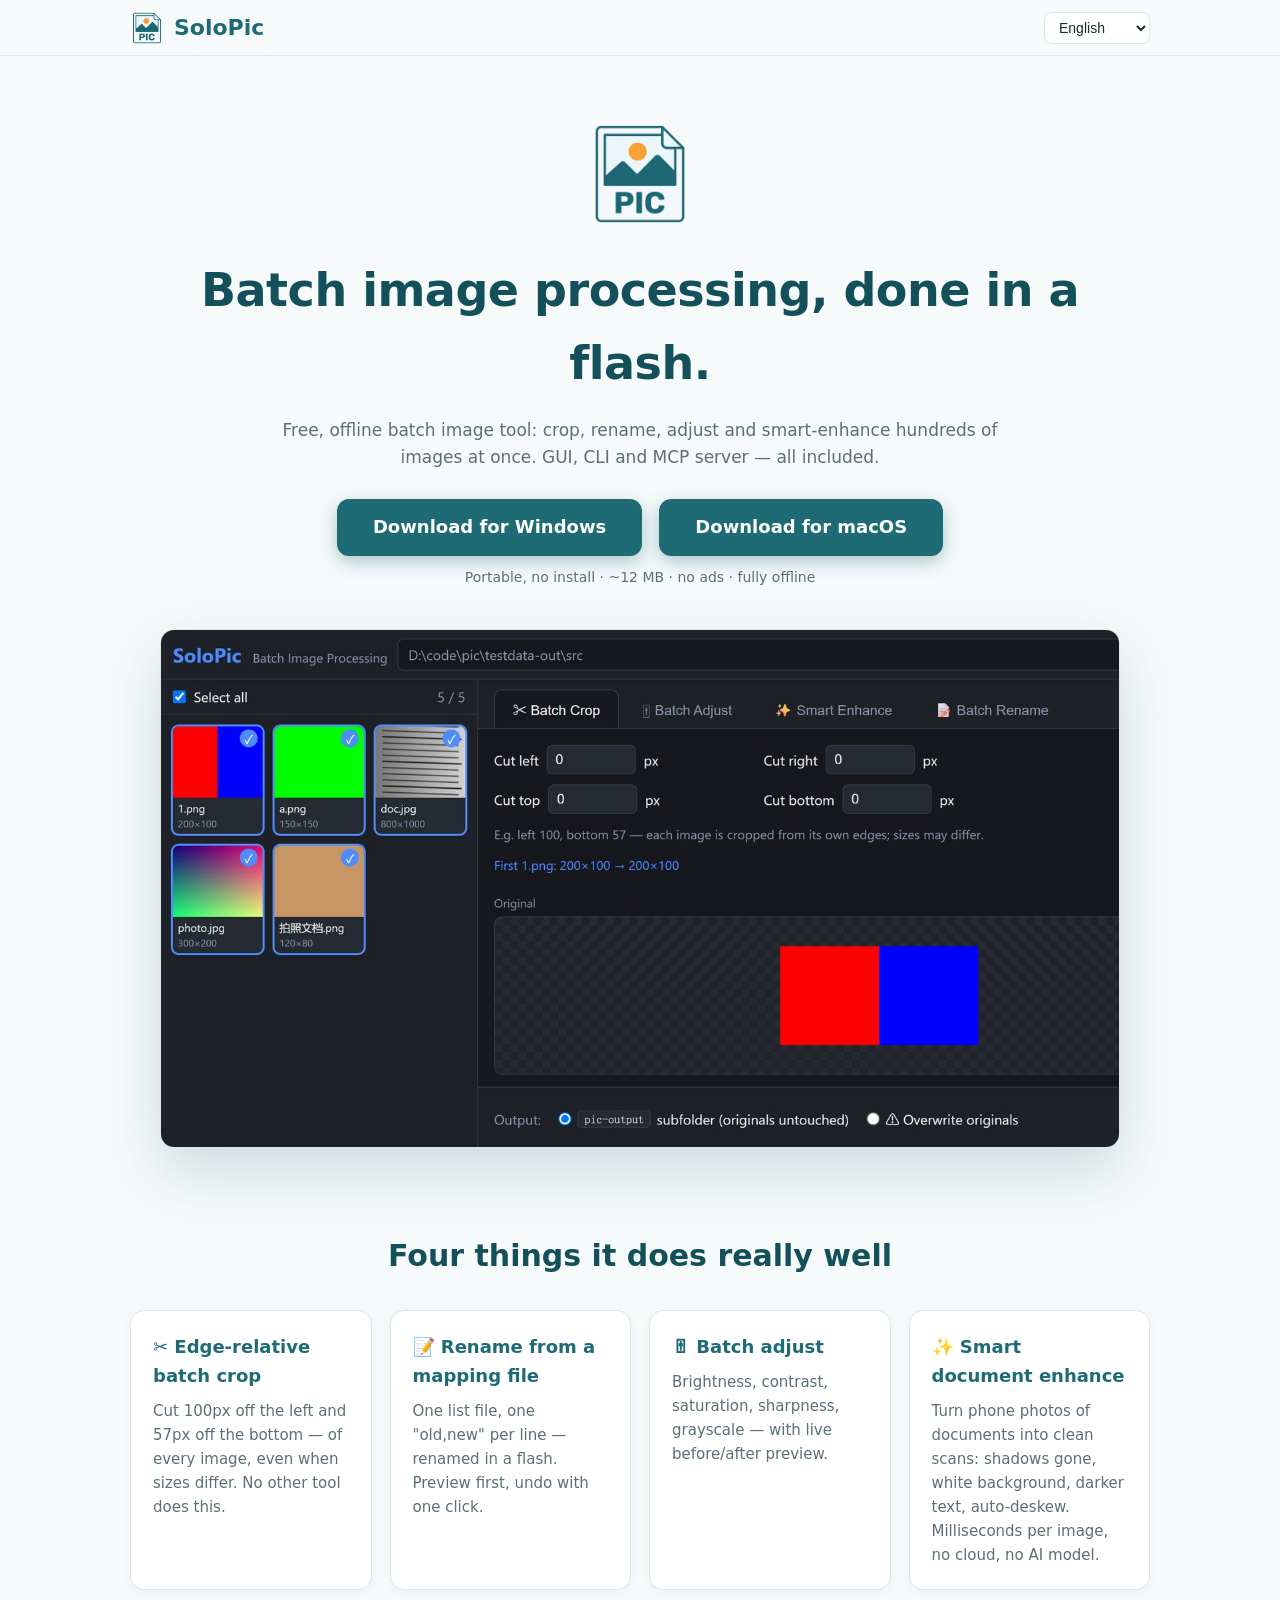
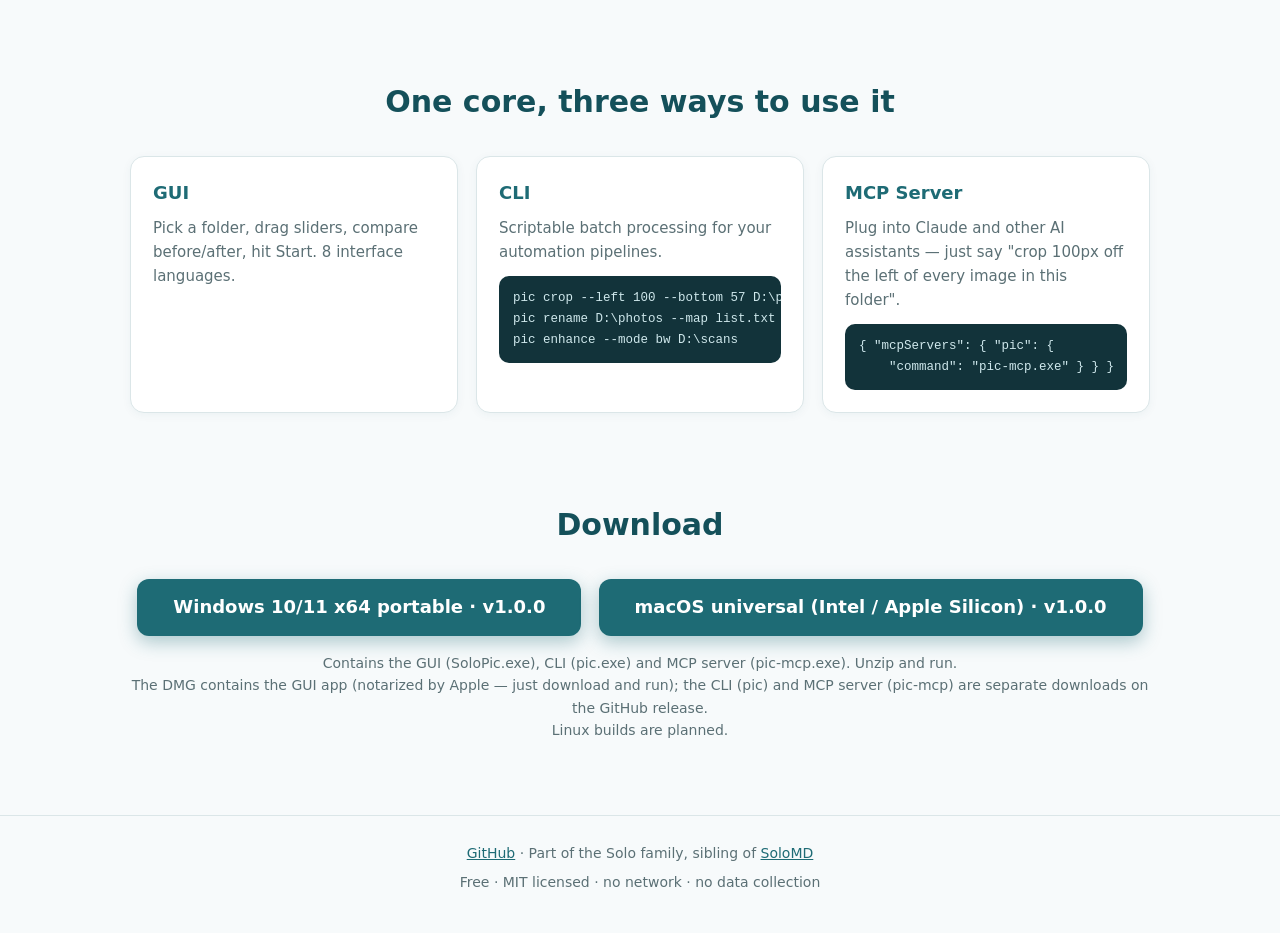
<file: site/index.html>
<!DOCTYPE html>
<html lang="en">
<head>
  <meta charset="UTF-8" />
  <meta name="viewport" content="width=device-width, initial-scale=1.0" />
  <title>SoloPic — Batch image processing, done in a flash</title>
  <meta name="description" content="Free, offline batch image tool: edge crop, mapping rename, adjust and smart document enhance. GUI + CLI + MCP server. Windows portable & macOS universal download." />
  <link rel="icon" href="favicon.ico" />
  <meta property="og:title" content="SoloPic — Batch image processing, done in a flash" />
  <meta property="og:description" content="Free, offline batch image tool: edge crop, mapping rename, adjust and smart document enhance. GUI + CLI + MCP server." />
  <meta property="og:image" content="https://solopic.doaipm.com/assets/og.jpg" />
  <meta property="og:url" content="https://solopic.doaipm.com/" />
  <meta property="og:type" content="website" />
  <link rel="stylesheet" href="style.css" />
</head>
<body>
  <header class="nav">
    <div class="nav-inner">
      <div class="brand"><img src="assets/logo.png" alt="SoloPic logo" />SoloPic</div>
      <select id="lang-sel" aria-label="Language">
        <option value="en">English</option>
        <option value="zh">中文</option>
        <option value="ja">日本語</option>
        <option value="ko">한국어</option>
        <option value="fr">Français</option>
        <option value="de">Deutsch</option>
        <option value="es">Español</option>
        <option value="pt">Português</option>
      </select>
    </div>
  </header>

  <main>
    <section class="hero">
      <img class="hero-logo" src="assets/logo.png" alt="" />
      <h1 data-i18n="tagline"></h1>
      <p class="sub" data-i18n="sub"></p>
      <div class="cta">
        <a class="btn-download" href="download/SoloPic-1.0.0-windows-x64-portable.zip" data-i18n="download"></a>
        <a class="btn-download" href="https://github.com/zhitongblog/solopic/releases/download/v1.0.0/SoloPic-1.0.0-macos-universal.dmg" data-i18n="downloadMac"></a>
        <div class="dl-note" data-i18n="downloadNote"></div>
      </div>
      <div class="shot-wrap"><img src="assets/screenshot-en.jpg" alt="SoloPic screenshot" /></div>
    </section>

    <section class="features">
      <h2 data-i18n="featuresTitle"></h2>
      <div class="grid">
        <div class="card"><h3 data-i18n="f1t"></h3><p data-i18n="f1d"></p></div>
        <div class="card"><h3 data-i18n="f2t"></h3><p data-i18n="f2d"></p></div>
        <div class="card"><h3 data-i18n="f3t"></h3><p data-i18n="f3d"></p></div>
        <div class="card"><h3 data-i18n="f4t"></h3><p data-i18n="f4d"></p></div>
      </div>
    </section>

    <section class="shells">
      <h2 data-i18n="shellsTitle"></h2>
      <div class="grid3">
        <div class="card">
          <h3 data-i18n="shellGuiT"></h3>
          <p data-i18n="shellGuiD"></p>
        </div>
        <div class="card">
          <h3 data-i18n="shellCliT"></h3>
          <p data-i18n="shellCliD"></p>
          <pre>pic crop --left 100 --bottom 57 D:\photos
pic rename D:\photos --map list.txt -x
pic enhance --mode bw D:\scans</pre>
        </div>
        <div class="card">
          <h3 data-i18n="shellMcpT"></h3>
          <p data-i18n="shellMcpD"></p>
          <pre>{ "mcpServers": { "pic": {
    "command": "pic-mcp.exe" } } }</pre>
        </div>
      </div>
    </section>

    <section class="download" id="download">
      <h2 data-i18n="dlTitle"></h2>
      <a class="btn-download" href="download/SoloPic-1.0.0-windows-x64-portable.zip"><span data-i18n="dlWin"></span> · v1.0.0</a>
      <a class="btn-download" href="https://github.com/zhitongblog/solopic/releases/download/v1.0.0/SoloPic-1.0.0-macos-universal.dmg"><span data-i18n="dlMac"></span> · v1.0.0</a>
      <p class="dim" data-i18n="dlContains"></p>
      <p class="dim" data-i18n="dlMacNote"></p>
      <p class="dim" data-i18n="dlOther"></p>
    </section>
  </main>

  <footer>
    <div><a href="https://github.com/zhitongblog/solopic" target="_blank" rel="noopener">GitHub</a> · <span data-i18n="footFamily"></span> <a href="https://doaipm.com" target="_blank" rel="noopener">SoloMD</a></div>
    <div class="dim" data-i18n="footFree"></div>
  </footer>

  <script src="i18n.js"></script>
  <script src="site.js"></script>
</body>
</html>
</file>
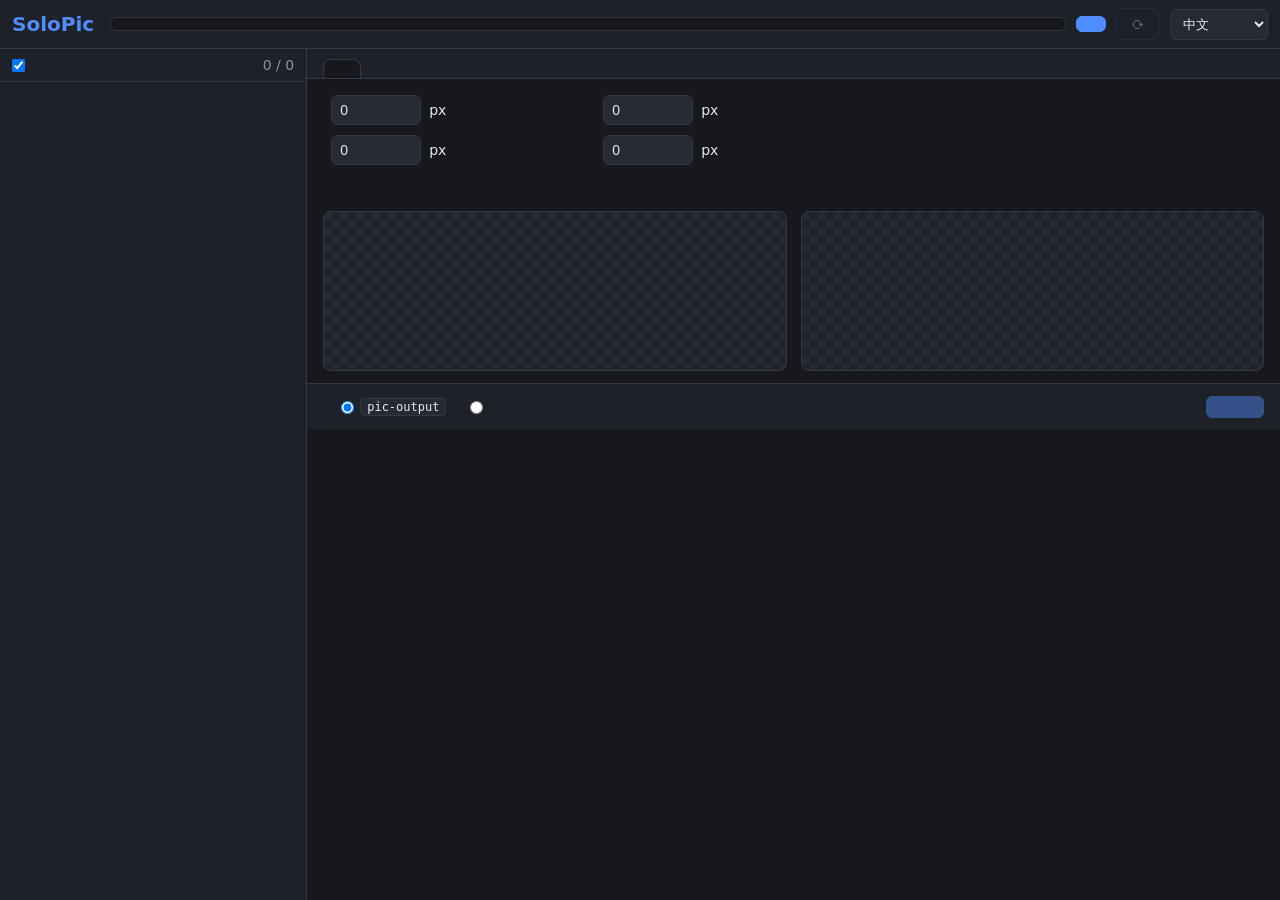
<file: crates/pic-app/ui/index.html>
<!DOCTYPE html>
<html lang="zh-CN">
<head>
  <meta charset="UTF-8" />
  <meta name="viewport" content="width=device-width, initial-scale=1.0" />
  <title>SoloPic</title>
  <link rel="stylesheet" href="style.css" />
</head>
<body>
  <header id="topbar">
    <div class="brand">SoloPic <span data-i18n="subtitle"></span></div>
    <div id="folder-path" class="folder-path" title="" data-i18n="folderNone"></div>
    <button id="btn-pick" class="primary" data-i18n="pick"></button>
    <button id="btn-reload" class="ghost" disabled data-i18n-title="reloadTitle">⟳</button>
    <select id="lang-sel" title="Language / 语言">
      <option value="zh">中文</option>
      <option value="en">English</option>
      <option value="ja">日本語</option>
      <option value="ko">한국어</option>
      <option value="fr">Français</option>
      <option value="de">Deutsch</option>
      <option value="es">Español</option>
      <option value="pt">Português</option>
    </select>
  </header>

  <main id="layout">
    <aside id="filepane">
      <div class="filebar">
        <label class="checkline"><input type="checkbox" id="chk-all" checked /><span data-i18n="selectAll"></span></label>
        <span id="sel-count" class="dim">0 / 0</span>
      </div>
      <div id="filegrid" class="filegrid">
        <div class="empty"><span data-i18n="emptyFolder1"></span><br /><span class="dim" data-i18n="emptyFolder2"></span></div>
      </div>
    </aside>

    <section id="workpane">
      <nav id="tabs">
        <button data-tab="crop" class="tab active" data-i18n="tabCrop"></button>
        <button data-tab="adjust" class="tab" data-i18n="tabAdjust"></button>
        <button data-tab="enhance" class="tab" data-i18n="tabEnhance"></button>
        <button data-tab="rename" class="tab" data-i18n="tabRename"></button>
      </nav>

      <div id="panel-crop" class="panel active">
        <div class="controls">
          <div class="ctl-grid4">
            <label><span data-i18n="cropLeft"></span> <input type="number" id="crop-left" min="0" value="0" /> px</label>
            <label><span data-i18n="cropRight"></span> <input type="number" id="crop-right" min="0" value="0" /> px</label>
            <label><span data-i18n="cropTop"></span> <input type="number" id="crop-top" min="0" value="0" /> px</label>
            <label><span data-i18n="cropBottom"></span> <input type="number" id="crop-bottom" min="0" value="0" /> px</label>
          </div>
          <div class="hint" data-i18n="cropHint"></div>
          <div id="crop-size-hint" class="hint strong"></div>
        </div>
      </div>

      <div id="panel-adjust" class="panel">
        <div class="controls">
          <label class="slider-line"><span class="slider-name" data-i18n="brightness"></span> <input type="range" id="adj-brightness" min="0" max="200" value="100" /><span id="adj-brightness-v">100%</span></label>
          <label class="slider-line"><span class="slider-name" data-i18n="contrast"></span> <input type="range" id="adj-contrast" min="0" max="200" value="100" /><span id="adj-contrast-v">100%</span></label>
          <label class="slider-line"><span class="slider-name" data-i18n="saturation"></span> <input type="range" id="adj-saturation" min="0" max="200" value="100" /><span id="adj-saturation-v">100%</span></label>
          <label class="slider-line"><span class="slider-name" data-i18n="sharpness"></span> <input type="range" id="adj-sharpness" min="0" max="300" value="100" /><span id="adj-sharpness-v">100%</span></label>
          <label class="checkline"><input type="checkbox" id="adj-grayscale" /><span data-i18n="grayscale"></span></label>
          <button id="adj-reset" class="ghost small" data-i18n="reset"></button>
        </div>
      </div>

      <div id="panel-enhance" class="panel">
        <div class="controls">
          <div class="radio-line">
            <label><input type="radio" name="enh-mode" value="color" checked /><span data-i18n="modeColor"></span><span class="dim" data-i18n="modeColorNote"></span></label>
            <label><input type="radio" name="enh-mode" value="gray" /><span data-i18n="modeGray"></span></label>
            <label><input type="radio" name="enh-mode" value="bw" /><span data-i18n="modeBw"></span><span class="dim" data-i18n="modeBwNote"></span></label>
          </div>
          <div class="checkline">
            <label class="checkline"><input type="checkbox" id="enh-deskew" checked /><span data-i18n="deskew"></span></label>
            <input type="number" id="enh-deskew-max" min="1" max="45" value="20" class="deg-input" /> °
          </div>
          <label class="checkline"><input type="checkbox" id="enh-denoise" checked /><span data-i18n="denoise"></span></label>
          <label class="checkline"><input type="checkbox" id="enh-onlydoc" /><span data-i18n="onlyDoc"></span></label>
          <div class="hint" data-i18n="enhHint"></div>
        </div>
      </div>

      <div id="panel-rename" class="panel">
        <div class="controls">
          <div class="hint" data-i18n-html="renHint"></div>
          <textarea id="ren-text" rows="9" data-i18n-ph="renPlaceholder"></textarea>
          <div class="btnline">
            <button id="ren-import" class="ghost" data-i18n="renImport"></button>
            <button id="ren-preview" class="primary" data-i18n="renPreview"></button>
            <button id="ren-exec" class="danger" data-i18n="renExec"></button>
            <button id="ren-undo" class="ghost" style="display:none" data-i18n="renUndo"></button>
          </div>
        </div>
      </div>

      <div id="preview-zone" class="preview-zone">
        <div class="preview-box"><div class="preview-title" data-i18n="pvBefore"></div><div class="preview-img-wrap"><img id="pv-before" alt="" /><div id="crop-overlay"></div></div></div>
        <div class="preview-box"><div class="preview-title" data-i18n="pvAfter"></div><div class="preview-img-wrap"><img id="pv-after" alt="" /></div></div>
      </div>

      <div id="output-zone" class="output-zone">
        <span class="out-label" data-i18n="outLabel"></span>
        <label><input type="radio" name="outmode" value="subdir" checked /><code>pic-output</code> <span data-i18n="outSubdir"></span></label>
        <label><input type="radio" name="outmode" value="overwrite" /><span data-i18n="outOverwrite"></span></label>
        <button id="btn-run" class="primary big" disabled data-i18n="run"></button>
      </div>

      <div id="report" class="report"></div>
    </section>
  </main>

  <div id="busy" class="busy" style="display:none"><div class="spinner"></div><div id="busy-text"></div></div>

  <script src="i18n.js"></script>
  <script src="app.js"></script>
</body>
</html>
</file>
<file: site/style.css>
* { box-sizing: border-box; margin: 0; padding: 0; }
:root {
  --teal: #1e6b75;
  --teal-dark: #14505a;
  --orange: #f5a623;
  --paper: #f7fafb;
  --card: #ffffff;
  --text: #1c2b2e;
  --dim: #5b7075;
  --border: #dbe6e8;
}
html { scroll-behavior: smooth; }
body {
  background: var(--paper); color: var(--text);
  font-family: "Segoe UI", "Microsoft YaHei", "Hiragino Sans", system-ui, sans-serif;
  line-height: 1.6;
}
a { color: var(--teal); }

.nav { position: sticky; top: 0; background: rgba(247, 250, 251, 0.92); backdrop-filter: blur(8px); border-bottom: 1px solid var(--border); z-index: 10; }
.nav-inner { max-width: 1060px; margin: 0 auto; display: flex; align-items: center; justify-content: space-between; padding: 10px 20px; }
.brand { display: flex; align-items: center; gap: 10px; font-size: 22px; font-weight: 800; color: var(--teal); }
.brand img { width: 34px; height: 34px; }
#lang-sel { padding: 6px 10px; border: 1px solid var(--border); border-radius: 8px; background: var(--card); color: var(--text); font-size: 14px; cursor: pointer; }

main { max-width: 1060px; margin: 0 auto; padding: 0 20px; }

.hero { text-align: center; padding: 64px 0 40px; }
.hero-logo { width: 108px; height: 108px; margin-bottom: 18px; }
.hero h1 { font-size: clamp(28px, 5vw, 46px); font-weight: 800; color: var(--teal-dark); letter-spacing: -0.5px; }
.hero .sub { max-width: 720px; margin: 16px auto 28px; color: var(--dim); font-size: 17px; }
.cta { margin-bottom: 40px; }
.btn-download {
  display: inline-block; background: var(--teal); color: #fff; text-decoration: none;
  font-size: 18px; font-weight: 700; padding: 14px 36px; border-radius: 12px;
  box-shadow: 0 6px 18px rgba(30, 107, 117, 0.35); transition: transform 0.12s, background 0.12s;
}
.btn-download:hover { background: var(--teal-dark); transform: translateY(-2px); }
.cta .btn-download + .btn-download, .download .btn-download + .btn-download { margin-left: 12px; }
@media (max-width: 560px) { .cta .btn-download + .btn-download, .download .btn-download + .btn-download { margin-left: 0; margin-top: 10px; } }
.dl-note { margin-top: 10px; color: var(--dim); font-size: 14px; }
.shot-wrap { max-width: 960px; margin: 0 auto; border-radius: 14px; overflow: hidden; border: 1px solid var(--border); box-shadow: 0 24px 60px rgba(20, 80, 90, 0.18); }
.shot-wrap img { width: 100%; display: block; }

section { padding: 44px 0; }
h2 { font-size: 30px; color: var(--teal-dark); text-align: center; margin-bottom: 30px; font-weight: 800; }

.grid { display: grid; grid-template-columns: repeat(auto-fit, minmax(240px, 1fr)); gap: 18px; }
.grid3 { display: grid; grid-template-columns: repeat(auto-fit, minmax(260px, 1fr)); gap: 18px; }
.card {
  background: var(--card); border: 1px solid var(--border); border-radius: 14px; padding: 22px;
  box-shadow: 0 2px 10px rgba(20, 80, 90, 0.05);
}
.card h3 { color: var(--teal); font-size: 18px; margin-bottom: 8px; }
.card p { color: var(--dim); font-size: 15px; }
.card pre {
  margin-top: 12px; background: #12333a; color: #cfe8ec; border-radius: 10px; padding: 12px 14px;
  font-size: 12.5px; line-height: 1.7; overflow-x: auto; font-family: Consolas, "SF Mono", monospace;
}

.download { text-align: center; }
.download .btn-download { margin-bottom: 16px; }
.dim { color: var(--dim); font-size: 14px; }

footer { border-top: 1px solid var(--border); margin-top: 30px; padding: 26px 20px 40px; text-align: center; color: var(--dim); font-size: 14px; display: flex; flex-direction: column; gap: 6px; }
</file>
<file: crates/pic-app/ui/style.css>
* { box-sizing: border-box; margin: 0; padding: 0; }
:root {
  --bg: #16181d;
  --panel: #1e2128;
  --panel2: #262a33;
  --border: #333845;
  --text: #e8eaf0;
  --dim: #8b93a5;
  --accent: #4f8cff;
  --accent-h: #6ba0ff;
  --danger: #e5534b;
  --ok: #4caf6d;
}
html, body { height: 100%; }
body {
  background: var(--bg); color: var(--text);
  font-family: "Segoe UI", "Microsoft YaHei", system-ui, sans-serif;
  font-size: 14px; display: flex; flex-direction: column; overflow: hidden;
  user-select: none;
}

#topbar {
  display: flex; align-items: center; gap: 10px;
  padding: 8px 12px; background: var(--panel); border-bottom: 1px solid var(--border);
}
#topbar button { white-space: nowrap; flex-shrink: 0; }
.folder-path { min-width: 60px; }
#lang-sel {
  background: var(--panel2); color: var(--text); border: 1px solid var(--border);
  border-radius: 6px; padding: 6px 8px; font-size: 13px; flex-shrink: 0; cursor: pointer;
}
.slider-name { width: 90px; flex-shrink: 0; }
.deg-input { width: 58px; padding: 4px 6px; background: var(--panel2); color: var(--text); border: 1px solid var(--border); border-radius: 6px; }
.brand { font-size: 20px; font-weight: 700; color: var(--accent); }
.brand span { font-size: 13px; font-weight: 400; color: var(--dim); margin-left: 6px; }
.folder-path {
  flex: 1; padding: 6px 10px; background: var(--bg); border: 1px solid var(--border);
  border-radius: 6px; color: var(--dim); white-space: nowrap; overflow: hidden;
  text-overflow: ellipsis; direction: rtl; text-align: left;
}

button {
  border: 1px solid var(--border); background: var(--panel2); color: var(--text);
  padding: 7px 14px; border-radius: 6px; cursor: pointer; font-size: 14px;
}
button:hover:not(:disabled) { border-color: var(--accent); }
button:disabled { opacity: 0.45; cursor: default; }
button.primary { background: var(--accent); border-color: var(--accent); color: #fff; }
button.primary:hover:not(:disabled) { background: var(--accent-h); }
button.danger { background: #3a2321; border-color: var(--danger); color: #ff9a94; }
button.danger:hover:not(:disabled) { background: var(--danger); color: #fff; }
button.ghost { background: transparent; }
button.small { padding: 4px 10px; font-size: 12px; }
button.big { padding: 10px 28px; font-size: 15px; font-weight: 600; margin-left: auto; }

#layout { flex: 1; display: flex; min-height: 0; }

#filepane { width: clamp(170px, 24%, 320px); display: flex; flex-direction: column; background: var(--panel); border-right: 1px solid var(--border); }
.filebar { display: flex; align-items: center; justify-content: space-between; padding: 8px 12px; border-bottom: 1px solid var(--border); }
.filegrid { flex: 1; overflow-y: auto; padding: 10px; display: grid; grid-template-columns: repeat(auto-fill, minmax(88px, 1fr)); gap: 8px; align-content: start; }
.filegrid .empty { grid-column: 1/-1; text-align: center; color: var(--dim); padding: 48px 12px; line-height: 2; }
.fcard { border: 2px solid var(--border); border-radius: 8px; overflow: hidden; cursor: pointer; background: var(--panel2); position: relative; }
.fcard img { width: 100%; height: 72px; object-fit: cover; display: block; background: #111; }
.fcard .fname { font-size: 11px; padding: 3px 5px 1px; white-space: nowrap; overflow: hidden; text-overflow: ellipsis; }
.fcard .fdim { font-size: 10px; color: var(--dim); padding: 0 5px 4px; }
.fcard.sel { border-color: var(--accent); }
.fcard.sel::after { content: "✓"; position: absolute; top: 3px; right: 5px; background: var(--accent); color: #fff; border-radius: 50%; width: 18px; height: 18px; font-size: 12px; display: flex; align-items: center; justify-content: center; }

#workpane { flex: 1; display: flex; flex-direction: column; min-width: 0; overflow-y: auto; }
#tabs { display: flex; gap: 4px; padding: 10px 16px 0; border-bottom: 1px solid var(--border); background: var(--panel); }
.tab { border: 1px solid transparent; border-bottom: none; background: transparent; color: var(--dim); border-radius: 8px 8px 0 0; padding: 9px 18px; }
.tab.active { background: var(--bg); color: var(--text); border-color: var(--border); }

.panel { display: none; padding: 16px; }
.panel.active { display: block; }
.controls { display: flex; flex-direction: column; gap: 10px; max-width: 720px; }
.ctl-grid4 { display: grid; grid-template-columns: repeat(auto-fit, minmax(200px, 1fr)); gap: 10px 24px; max-width: 520px; }
.ctl-grid4 label { display: flex; align-items: center; gap: 8px; }
input[type="number"] { width: 90px; padding: 6px 8px; background: var(--panel2); color: var(--text); border: 1px solid var(--border); border-radius: 6px; font-size: 14px; }
.slider-line { display: flex; align-items: center; gap: 12px; }
.slider-line input[type="range"] { flex: 1; max-width: 320px; accent-color: var(--accent); }
.slider-line span { width: 48px; color: var(--dim); }
.checkline { display: flex; align-items: center; gap: 8px; cursor: pointer; }
.radio-line { display: flex; flex-direction: column; gap: 8px; }
.radio-line label { display: flex; align-items: center; gap: 8px; cursor: pointer; }
.hint { color: var(--dim); font-size: 13px; line-height: 1.6; }
.hint.strong { color: var(--accent); }
code { background: var(--panel2); border: 1px solid var(--border); border-radius: 4px; padding: 1px 6px; font-size: 12px; }
textarea { width: 100%; max-width: 720px; background: var(--panel2); color: var(--text); border: 1px solid var(--border); border-radius: 8px; padding: 10px; font-family: Consolas, monospace; font-size: 13px; resize: vertical; user-select: text; }
.btnline { display: flex; gap: 10px; flex-wrap: wrap; }

.preview-zone { display: flex; gap: 14px; padding: 4px 16px 12px; }
.preview-box { flex: 1; min-width: 0; }
.preview-title { color: var(--dim); font-size: 12px; margin-bottom: 6px; }
.preview-img-wrap { position: relative; background: repeating-conic-gradient(#20232a 0% 25%, #262a33 0% 50%) 0 0/16px 16px; border: 1px solid var(--border); border-radius: 8px; min-height: 160px; max-height: 380px; display: flex; align-items: center; justify-content: center; overflow: hidden; }
.preview-img-wrap img { max-width: 100%; max-height: 378px; display: block; }
#crop-overlay { position: absolute; pointer-events: none; }
#crop-overlay .shade { position: absolute; background: rgba(229, 83, 75, 0.45); border: 0; }

.output-zone { display: flex; align-items: center; gap: 18px; padding: 12px 16px; border-top: 1px solid var(--border); background: var(--panel); position: sticky; bottom: 0; }
.out-label { color: var(--dim); }
.output-zone label { display: flex; align-items: center; gap: 6px; cursor: pointer; }

.report { padding: 0 16px 24px; }
.report .rep-summary { padding: 10px 0; font-weight: 600; }
.report .rep-summary .openbtn { margin-left: 12px; }
.report ul { list-style: none; max-height: 260px; overflow-y: auto; border: 1px solid var(--border); border-radius: 8px; background: var(--panel); user-select: text; }
.report li { padding: 5px 12px; border-bottom: 1px solid var(--border); font-size: 13px; font-family: Consolas, monospace; }
.report li:last-child { border-bottom: none; }
.report li.ok { color: var(--ok); }
.report li.skip { color: var(--dim); }
.report li.err { color: var(--danger); }

.dim { color: var(--dim); }

.busy { position: fixed; inset: 0; background: rgba(10, 12, 16, 0.6); display: flex; flex-direction: column; align-items: center; justify-content: center; gap: 14px; z-index: 99; }
.spinner { width: 42px; height: 42px; border: 4px solid var(--border); border-top-color: var(--accent); border-radius: 50%; animation: spin 0.8s linear infinite; }
@keyframes spin { to { transform: rotate(360deg); } }

@media (max-width: 900px) {
  body { font-size: 13px; }
  .tab { padding: 7px 10px; font-size: 13px; }
  .preview-zone { flex-direction: column; }
  .preview-img-wrap img { max-height: 260px; }
  .preview-img-wrap { max-height: 262px; min-height: 100px; }
  .output-zone { flex-wrap: wrap; gap: 10px; }
  button.big { padding: 8px 18px; }
  #filepane { width: clamp(150px, 22%, 320px); }
}
</file>
